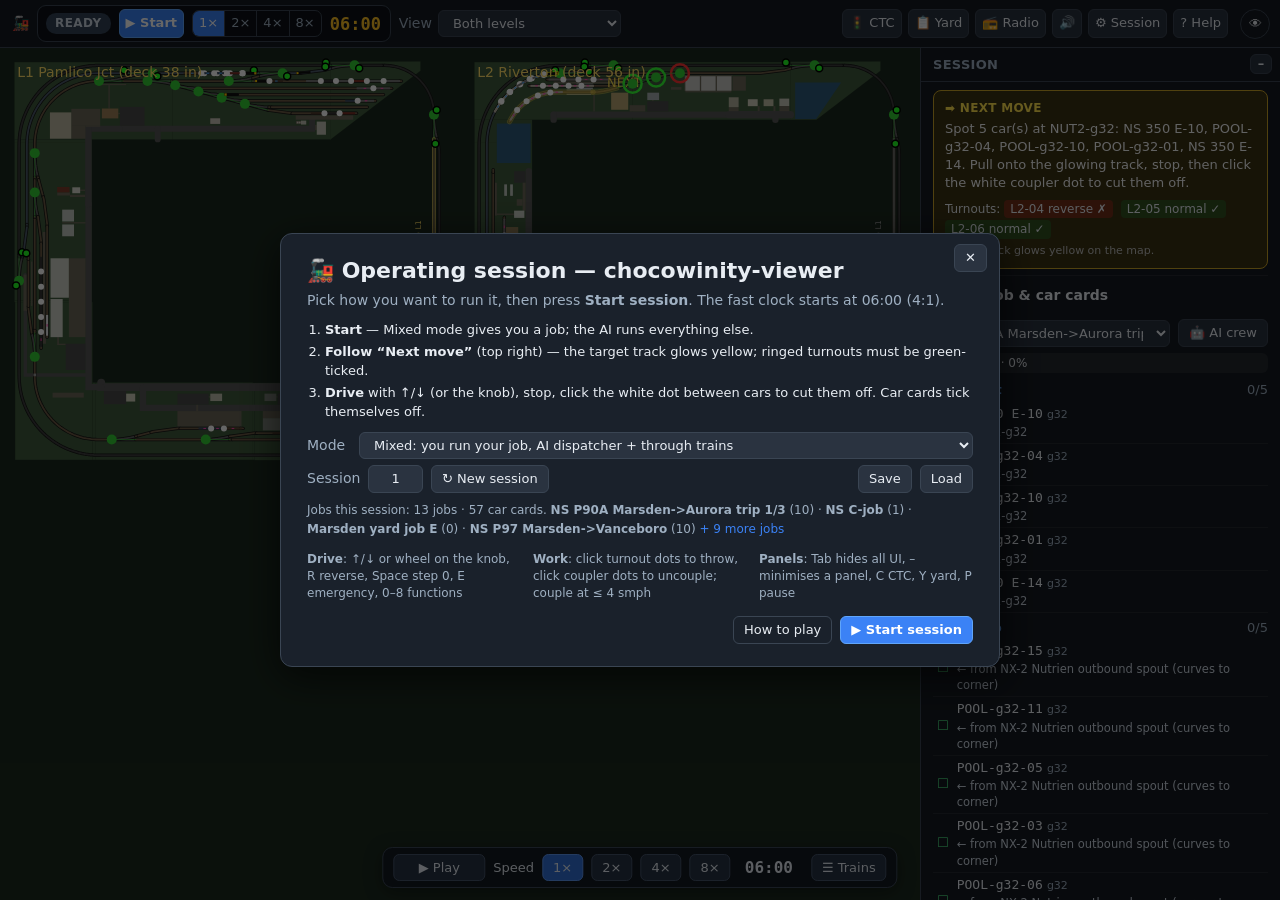
<file: 2d/index.html>
<!doctype html><html><head><meta name="robots" content="noindex, nofollow"><link rel="icon" href="data:,"><meta charset="utf-8"><title>Ops session — N-scale layout</title>
<script>/* [OPSFIX 2026-10-18] boot guard for file:// use: a missing or broken file shows a message naming it (and the zip that holds it) instead of a blank page.
   parts-manifest.js (optional, written by split_ops_parts.py) = window.OPS_PARTS {set, parts, app, where{file: part}}. Voice packs are optional (browser speech fallback). */
window.OPSBOOT = (function () { var B = { failed: false, errs: [], missing: [], notes: [] }, ROOT = 'ops-sim';
 function el() { var o = document.getElementById('ops-boot'); if (o || !document.body) return o; o = document.createElement('div'); o.id = 'ops-boot';
  o.style.cssText = 'position:fixed;inset:0;z-index:99999;display:flex;align-items:center;justify-content:center;background:#3a2020;color:#eef;font:16px/1.45 Segoe UI,Arial,sans-serif';
  o.innerHTML = '<div style="max-width:720px;padding:24px 28px;background:#0007;border-radius:10px"><b style="font-size:20px">Ops simulator</b><div id="ops-boot-msg"></div><div id="ops-boot-det" style="font-size:13px;opacity:.85;margin-top:8px;white-space:pre-wrap"></div></div>';
  document.body.appendChild(o); return o; }
 function show() { if (!B.failed || !el()) return; document.getElementById('ops-boot-msg').innerHTML = '<b>The ops simulator could not start.</b><br>' + B.t; document.getElementById('ops-boot-det').textContent = (B.d || '') + (B.errs.length ? '\n\nDetails:\n' + B.errs.slice(0, 6).join('\n') : ''); }
 B.fail = function (t, d) { if (B.failed) return; B.failed = true; B.t = t; B.d = d; show(); };
 B.note = function (t) { if (B.notes.indexOf(t) >= 0) return; B.notes.push(t); var go = function () { var n = document.getElementById('ops-note'); if (!n) { n = document.createElement('div'); n.id = 'ops-note'; n.title = 'click to hide';
   n.style.cssText = 'position:fixed;left:10px;bottom:10px;z-index:99998;max-width:460px;background:#5a4300e8;color:#fff;font:13px Segoe UI,Arial,sans-serif;padding:8px 12px;border-radius:6px;cursor:pointer'; n.onclick = function () { n.style.display = 'none'; }; document.body.appendChild(n); }
   n.innerHTML = B.notes.join('<br>'); n.style.display = 'block'; }; document.body ? go() : document.addEventListener('DOMContentLoaded', go); };
 B.rel = function (u) { u = decodeURIComponent(String(u || '')).split('?')[0]; var i = u.lastIndexOf('/' + ROOT + '/'); return i >= 0 ? u.slice(i + ROOT.length + 2) : u.split('/').pop(); };
 B.where = function (rel) { var P = window.OPS_PARTS; if (!P) return ''; var n = P.where && P.where[rel] || (/^audio\/voice\/pack\//.test(rel) ? 0 : P.app); return n ? P.parts[n - 1] + '.zip' : ''; };
 B.nestHint = function () { var m = /\/([^\/]*part\d+of\d+)\/(?:\1\/)?ops-sim\/index\.html$/i.exec(decodeURIComponent(location.pathname));
  return m ? '\n\nThis page is in a folder named after one zip (' + m[1] + '). Windows "Extract All..." suggests a NEW folder for every zip. Extract every part again and type the SAME destination folder each time, then open ops-sim\\index.html there.' : ''; };
 B.need = function (ok, rel) { if (!ok) { if (B.missing.indexOf(rel) < 0) B.missing.push(rel); var z = B.where(rel);
   B.fail('A required file is missing or did not load: <b>ops-sim/' + rel + '</b>' + (z ? '<br>It is in <b>' + z + '</b>.' : '') + (B.missing.length > 1 ? '<br>Also missing: ' + B.missing.slice(1).join(', ') : ''),
     'Extract the WHOLE zip again (right-click > Extract All... > Extract), then double-click ops-sim\\index.html inside the extracted folder. Opening index.html straight from inside the zip (without extracting) does not work.' + (window.OPS_PARTS ? ' With several zips, extract them all into the SAME folder.' : '') + B.nestHint());
   if (B.failed) show(); } return ok; };
 /* capture phase: <script>/<link> load failures (voice packs are optional; parts-manifest.js is optional) */
 window.addEventListener('error', function (e) { var t = e.target; if (!t || t === window || !(t.tagName === 'SCRIPT' || t.tagName === 'LINK')) return; var rel = B.rel(t.src || t.href);
  if (/^audio\/voice\/pack\//.test(rel) || /parts-manifest\.js$|logistics-data\.js$|logistics-core\.js$|industry\.js$/.test(rel)) return; B.need(false, rel); }, true);
 /* the other parts' folders, when they were extracted next to (or inside) this one */
 window.OPSALT = function (rel) { var P = window.OPS_PARTS, h = location.href.split('?')[0].split('#')[0], i = h.lastIndexOf('/' + ROOT + '/'); if (!P || i < 0) return []; var par = h.slice(0, i + 1), gp = par.replace(/[^\/]*\/$/, ''), ggp = gp.replace(/[^\/]*\/$/, ''), out = [], n = P.where && P.where[rel], ps = n ? [P.parts[n - 1]] : P.parts;
  ps.forEach(function (p) { [par + p + '/', par + p + '/' + p + '/', gp + p + '/', gp + p + '/' + p + '/', ggp + p + '/' + p + '/'].forEach(function (b) { var c = b + ROOT + '/' + rel; if (out.indexOf(c) < 0 && c !== par + ROOT + '/' + rel) out.push(c); }); }); return out; };
 window.VOICE_PACK_REL = 'audio/voice/pack/'; window.L3DALT = window.L3DALT || window.OPSALT;
 window.L3DPackMissing = function (rel) { var z = B.where(rel); B.note('Radio voice ' + rel.split('/').pop().replace('.js', '') + ' not found, so that speaker uses the browser voice.' + (z ? ' Its recordings are in <b>' + z + '</b>: extract it into the same folder as part 1.' : '')); };
 window.addEventListener('error', function (e) { if (!e || !e.message) return; B.errs.push(e.message + (e.filename ? ' (' + B.rel(e.filename) + ':' + e.lineno + ')' : '')); if (window.__opsGame) return;
  B.fail('A script error stopped loading.', (e.message === 'Script error.' ? 'Chrome hides the details of errors in files opened from disk. The usual cause is a missing or partly extracted file: extract the zip again (all parts into the same folder). ' : '') + 'Otherwise use a current Chrome or Edge.' + B.nestHint()); });
 document.addEventListener('DOMContentLoaded', show);
 /* after every core script ran: the game must have started */
 window.addEventListener('load', function () { if (!window.__opsGame && !B.failed) B.fail('The game did not start.', 'A core file is missing or damaged. Extract the zip again and open ops-sim\\index.html.' + B.nestHint()); });
 return B; })();</script>
<script src="parts-manifest.js"></script>
<link rel="stylesheet" href="style.css"><link rel="stylesheet" href="theme.css"></head><body>
<div id="top">
 <div class="tb-brand">&#128642; <b id="title">Ops</b></div>
 <div class="tb-session" title="Session status">
  <span id="ss-status" class="ss-pill ready">Ready</span>
  <button id="pause" class="primary" title="Start / pause the session [P]">&#9654; Run</button>
  <div class="seg" id="rates" title="Simulation speed">
   <button data-rate="1" title="Real time">1&times;</button><button data-rate="2">2&times;</button><button data-rate="4">4&times;</button><button data-rate="8">8&times;</button></div>
  <select id="rate" class="hidden-sel" aria-hidden="true" tabindex="-1"><option>1</option><option>2</option><option>4</option><option>8</option></select>
  <span class="clock" id="clock" title="Fast clock 4:1">06:00</span>
 </div>
 <label class="tb-view" title="What the map shows">View <select id="view"><option value="both">Both levels</option><option value="1">L1 Pamlico</option><option value="2">L2 Riverton</option><option value="3">L3 staging</option><option value="ride">Ride along (cab)</option><option value="follow">Follow person/vehicle</option></select></label>
 <div class="tb-right">
  <button id="ctcb" title="CTC panel: line routes, throw turnouts, hold signals [C]">&#128678; CTC<kbd>C</kbd></button>
  <button id="ymb" title="Yardmaster screen [Y]">&#128203; Yard<kbd>Y</kbd></button>
  <button id="voiceb" title="Two-way radio voices on/off [V]">&#128251; Radio<kbd>V</kbd></button>
  <button id="sound" title="Sound on/off [M]. Starts on first click.">&#128266;</button>
  <button id="sessb" title="Session setup: mode, seed, save / load">&#9881; Session</button>
  <button id="helpb" title="How to play [H]">? Help<kbd>H</kbd></button>
 </div>
</div>
<button id="ui-eye" title="Hide / show all panels [Tab]">&#128065;</button>
<div id="main"><canvas id="cv"></canvas>
 <div id="side">
  <div class="ph" id="side-h" title="Click to minimise / restore">Session <button class="minb" id="side-min" title="Minimise / restore this panel">&ndash;</button></div>
  <div class="sbody">
  <div id="nextmove" aria-live="polite"></div>
  <details class="sec" data-sec="job" open><summary>Your job &amp; car cards</summary>
   <div class="frow"><select id="job" title="Your job"></select><button id="autojob" title="Let the AI crew run this job's planned moves">&#129302; AI crew</button></div><div id="cards"></div></details>
  <details class="sec" data-sec="throttle" open><summary>Throttle <small id="locoinfo"></small></summary><div id="throttle"></div></details>
  <details class="sec" data-sec="trains"><summary>All trains <small>Drive / Ride any loco</small></summary><div id="traincards"></div></details>
  <details class="sec" data-sec="lift"><summary>Lift &amp; score <small id="liftst"></small></summary><div class="frow"><button id="lift1" title="Send the lift to L1">Lift &rarr; L1</button><button id="lift2" title="Send the lift to L2">Lift &rarr; L2</button></div><div id="score"></div></details>
  <details class="sec" data-sec="log" open><summary>Dispatcher log</summary>
   <div class="seg small" id="logf"><button data-f="all" class="on">All</button><button data-f="disp">Dispatcher</button><button data-f="radio">Radio</button><button data-f="warn">Warnings</button></div>
   <div id="log"></div>
   <div class="frow small"><button id="chatb" class="on" title="Crew chatter on/off (dispatcher, detectors and emergencies always come through)">Chatter on</button><label>Radio level <select id="radlvl" title="Radio level"><option value="full">full</option><option value="essential">essential</option></select></label></div>
   <div id="radiofeed"></div></details>
  <details class="sec" data-sec="sound"><summary>Sound</summary><div id="vols"></div><button id="credb" title="Sound credits and licenses">Credits</button></details>
  </div>
 </div></div>
<div id="ss" class="modal hidden"><div class="card" style="position:relative"><button id="ss-x" title="Close (Esc). Press Run or Session to start later" style="position:absolute;top:10px;right:12px">✕</button>
 <h2>&#128642; <span id="ss-title">Operating session</span></h2>
 <p class="lead">Pick how you want to run it, then press <b>Start session</b>. The fast clock starts at 06:00 (4:1).</p>
 <ol class="ss-steps"><li><b>Start</b> — Mixed mode gives you a job; the AI runs everything else.</li><li><b>Follow &ldquo;Next move&rdquo;</b> (top right) — the target track glows yellow; ringed turnouts must be green-ticked.</li><li><b>Drive</b> with &uarr;/&darr; (or the knob), stop, click the white dot between cars to cut them off. Car cards tick themselves off.</li></ol>
 <div class="frow"><label for="mode">Mode</label><select id="mode"><option value="mixed">Mixed: you run your job, AI dispatcher + through trains</option><option value="auto">Automated: AI runs everything (watch / ride along)</option><option value="manual">Manual CTC: you line turnouts + lift for everyone</option></select></div>
 <div class="frow"><label for="seed" title="Only the planned session (seed 1) has local jobs">Session</label><input id="seed" type="number" value="1" min="1" max="1" readonly style="width:3em"><button id="new" title="Restart the planned session from the start">&#8635; New session</button><span class="spacer"></span><button id="save" title="Save to this browser">Save</button><button id="load" title="Load the saved session">Load</button></div>
 <div id="ss-jobs" class="small"></div>
 <div class="qs-grid small"><div><b>Drive</b>: &uarr;/&darr; or wheel on the knob, R reverse, Space step 0, E emergency, 0&ndash;8 functions</div><div><b>Work</b>: click turnout dots to throw, click coupler dots to uncouple; couple at &le; 4 smph</div><div><b>Panels</b>: Tab hides all UI, &ndash; minimises a panel, C CTC, Y yard, P pause</div></div>
 <div class="qs-foot"><span></span><span><button id="ss-help" class="ghost">How to play</button><button id="ss-start" class="primary">&#9654; Start session</button></span></div></div></div>
<div id="ctc" class="pop hidden"><button class="x">✕</button><h2>CTC panel</h2>
 <div>Line route from <select id="ctcfrom"></select> to <select id="ctcto"></select> <button id="ctcline">Line route</button> <button id="ctcclear">Release all signals</button></div>
 <h3>Turnouts <small>(click: throw · • = lined for a train · red outline = occupied)</small></h3><div id="ctcT"></div>
 <h3>Signals <small>(click: hold at stop / release · also clickable on the map)</small></h3><div id="ctcS"></div>
 <h3>Occupied blocks</h3><div id="ctcB" class="small"></div></div>
<div id="ym" class="pop hidden"><button class="x">✕</button><h2>Yardmaster</h2><div id="ymbody"></div></div>
<div id="cred" class="pop hidden"><button class="x">✕</button><h2>Credits</h2><div id="credbody"></div></div>
<div id="tip"></div><div id="toast"></div>
<div id="help" class="hidden"><div class="in"><button class="x" title="Close (Esc)">✕</button><h2>How to play</h2>
<p><b>Goal:</b> work your job's switch list: set out every <i>set out</i> car on its industry track and bring every <i>pick up</i> car back into your train, without violations. Through trains are run by the AI dispatcher (Amtrak &gt; intermodal &gt; manifest &gt; locals) and use the elevator lift. They run by train number, as on the prototype: <b>odd numbers counter-clockwise, even numbers clockwise</b>; the dispatcher keeps opposing trains off the same level.</p>
<p><b>Next move</b> (top of the side panel) tells you what to do next for your job; the target track glows yellow on the map and the turnouts to line are ringed (green = set). Click a car card to focus on that car.</p>
<ul><li><b>Throttle</b> (right): mouse wheel/drag on the knob or ↑/↓; R reverses (stopped only); Space = step 0; E = emergency stop; 0–8 = F0–F8 (F1 bell, F2 horn crossing pattern, F3 short horn). CV3/CV4 = momentum. 28/128 steps (click the step label). +MU adds a loco to the consist.</li>
<li><b>Turnouts</b>: click the dot at the points (green = normal, orange = reverse). Throwing under a car derails it; running through one set against you is a <i>run-through</i>. #4 turnouts: ≤ 10 smph diverging and no cars over 68 ft (reefers, centerbeams, 89 ft flats, autoracks, Amfleet).</li>
<li><b>Uncoupling</b> is by hand: stop, then click the white coupler dot between two cars. Coupling is automatic on contact at ≤ 4 smph (4–8 = hard coupling violation, more = collision).</li>
<li><b>Lift</b>: 18 in in 8 s; it only moves with every car on it wholly aboard and stopped (interlock). Driving into the pit derails.</li>
<li>Speed limits: main 40, sidings 15, spurs/yard 10 smph. Blue-flagged tracks (blue) must not be entered.</li>
<li><b>View</b>: wheel = zoom, drag = pan, double-click = reset. <i>Ride along</i> follows the selected loco (cab-style, track ahead up). <i>Follow</i>: click a person or vehicle.</li>
<li><b>Modes</b>: Mixed (you run your job), Automated (AI crews run the planned moves — watch or ride), Manual CTC (you line turnouts and the lift for all trains; the AI only drives).</li>
<li><b>Signals / CTC</b>: block signals sit at each end of every main and siding (green clear, yellow approach, red stop). Click one (map or CTC panel, key C) to hold it at stop; AI trains obey. The CTC panel lines whole routes. The dispatcher breaks head-on standoffs by backing the lower-priority train clear for a meet. Y = yardmaster screen, V = speak radio chatter (Web Speech).</li>
<li>P = pause, H = help, M = mute. Save/Load keep one session in this browser.</li></ul>
<p class="small">Data: track graph, industries and move plans from build_ops.py (layout.json + ops.json + roster.json). Scale speed in/s = mph × 17.6 / 160.</p>
<button onclick="document.getElementById('help').classList.add('hidden')">Start</button></div></div>
<script src="ops-data.js"></script><script src="engine/physics.js"></script><script src="engine/easement.js"></script><script src="engine/engine.js"></script><script src="audio/samples.js"></script><script src="audio/audio.js"></script><script src="audio/voice/voices.js"></script><script src="audio/voice/radio-voice.js"></script><script src="audio/radio.js"></script><script src="control/control.js"></script>
<script>/* [OPSFIX] every core script defines its global; name the first one that did not */ (function (B) { if (!B) return; [['ops-data.js','OPS_DATA'],['engine/physics.js','L3DPhysics'],['engine/easement.js','L3DEase'],['engine/engine.js','OpsEngine'],['audio/samples.js','OpsAudioSamples'],['audio/audio.js','OpsAudio'],['audio/voice/voices.js','RadioVoiceConfig'],['audio/voice/radio-voice.js','RadioVoice'],['audio/radio.js','OpsRadio'],['control/control.js','OpsControl']].forEach(function (x) { if (!window[x[1]]) B.need(false, x[0]); }); if (!document.getElementById('cv')) B.need(false, 'index.html'); })(window.OPSBOOT);</script>
<script src="game.js"></script><script src="ui.js"></script><script src="ux.js"></script><script src="logistics-data.js"></script><script src="engine/logistics-core.js"></script><script src="industry.js"></script>
</body></html>
</file>
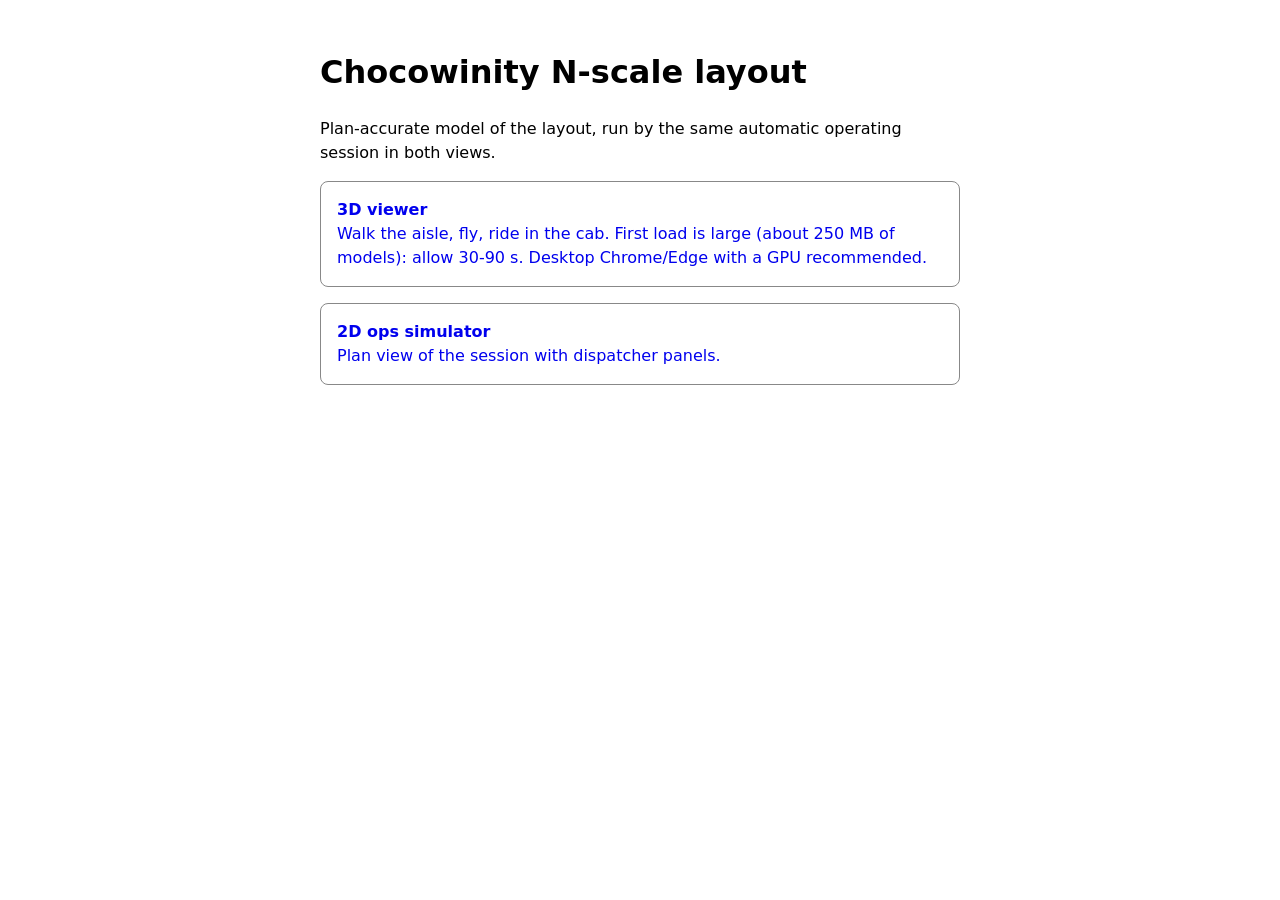
<file: start.html>
<!doctype html><html lang="en"><head><meta charset="utf-8"><meta name="robots" content="noindex, nofollow"><link rel="icon" href="data:,"><meta name="viewport" content="width=device-width,initial-scale=1"><title>Chocowinity layout</title>
<style>body{font-family:system-ui,sans-serif;max-width:640px;margin:3em auto;padding:0 1em;line-height:1.5}a.b{display:block;padding:1em;margin:1em 0;border:1px solid #888;border-radius:8px;text-decoration:none}</style></head><body>
<h1>Chocowinity N-scale layout</h1><p>Plan-accurate model of the layout, run by the same automatic operating session in both views.</p>
<a class="b" href="3d/index.html"><b>3D viewer</b><br>Walk the aisle, fly, ride in the cab. First load is large (about 250 MB of models): allow 30-90 s. Desktop Chrome/Edge with a GPU recommended.</a>
<a class="b" href="2d/index.html"><b>2D ops simulator</b><br>Plan view of the session with dispatcher panels.</a></body></html>
</file>
<file: 2d/style.css>
*{box-sizing:border-box}body{margin:0;font:13px system-ui,sans-serif;background:#1d2126;color:#e6e6e6;overflow:hidden}
#top{height:40px;display:flex;align-items:center;gap:10px;padding:0 8px;background:#2a3038;border-bottom:1px solid #444;white-space:nowrap;overflow:hidden}
.grp{display:flex;gap:4px;align-items:center}button,select,input{background:#3a424d;color:#eee;border:1px solid #556;border-radius:4px;padding:3px 7px;font:inherit}button:hover{background:#4a5563}
#main{position:absolute;top:40px;left:0;right:0;bottom:0;display:flex}#cv{flex:1;display:block;background:#2b3a2e}
#side{width:330px;overflow-y:auto;background:#22272e;border-left:1px solid #444;display:flex;flex-direction:column}
.box{padding:6px 8px;border-bottom:1px solid #3a3f47}.box h3{margin:2px 0 5px;font-size:13px;color:#9cd}.grow{flex:1;min-height:120px}
#log{font:11px monospace;max-height:260px;overflow-y:auto}#log div{padding:1px 0;border-bottom:1px dotted #333}#log .warn{color:#f99}#log .radio{color:#9df}#log .ai{color:#cf9}#log .disp{color:#fd8}
#cards table{width:100%;border-collapse:collapse;font-size:11px}#cards td{padding:2px 3px;border-bottom:1px solid #333}#cards tr.done td{color:#7c7;text-decoration:line-through}
.clock{font:bold 16px monospace;color:#fd6}#tip{position:fixed;pointer-events:none;background:#000c;padding:4px 7px;border-radius:4px;display:none;max-width:320px;font-size:12px;z-index:5}
#toast{position:fixed;left:50%;top:60px;transform:translateX(-50%);background:#a33;padding:6px 14px;border-radius:5px;display:none;z-index:6}
#help{position:fixed;inset:0;background:#000a;display:flex;align-items:center;justify-content:center;z-index:9}#help.hidden{display:none}
#help .in{background:#2a3038;max-width:760px;padding:16px 22px;border-radius:8px;max-height:90vh;overflow:auto}.small{font-size:11px;color:#aaa}
.dcc{background:#11161b;border-radius:10px;padding:8px}.dcc-head{display:flex;justify-content:space-between}.dcc-steps{cursor:pointer;color:#8cf}
.dcc-lcd{background:#9bb07a;color:#122;font:bold 14px monospace;padding:5px;border-radius:4px;margin:5px 0;display:flex;justify-content:space-between}
.dcc-knob{width:84px;height:84px;border-radius:50%;margin:4px auto;background:radial-gradient(#555,#222);position:relative;cursor:ns-resize;border:2px solid #666}
.dcc-ind{position:absolute;left:39px;top:6px;width:4px;height:36px;background:#fc3;transform-origin:2px 36px;border-radius:2px}
.dcc-row{display:flex;gap:4px;margin:4px 0;flex-wrap:wrap}.dcc-row.small{font-size:11px}.dcc-row input{width:3.2em}.estop{background:#a22!important}
.dcc-f{display:grid;grid-template-columns:repeat(3,1fr);gap:3px}.dcc-f button{font-size:10px;padding:2px}.dcc-f button.on{background:#d90;color:#000}
#vols label{display:flex;justify-content:space-between;font-size:11px}#vols input{width:170px}

.pop{position:fixed;top:48px;left:3%;width:min(94%,1100px);max-height:80vh;overflow:auto;background:#1d2420f2;color:#ddd;border:1px solid #567;border-radius:6px;padding:8px 12px;z-index:30;font-size:12px}
.pop .x{float:right}.pop h2{margin:2px 0 6px;font-size:15px}.pop h3{margin:8px 0 3px;font-size:13px}
.pop table{border-collapse:collapse;width:100%}.pop td,.pop th{border-bottom:1px solid #333;padding:2px 4px;text-align:left;vertical-align:top}
.tb,.sb{font-size:11px;margin:1px;padding:1px 4px;border:1px solid #444;border-radius:3px;background:#222;color:#ddd;cursor:pointer}
.tb.n{color:#6e6}.tb.r{color:#fa4}.tb.occ{outline:2px solid #e33}.sb.held{background:#611}.blk{display:inline-block;margin:1px 6px 1px 0;color:#fc8}
.car{display:inline-block;background:#345;margin:1px;padding:0 3px;border-radius:2px}.done{opacity:.45;text-decoration:line-through}#voiceb.on{background:#264}

/* FIX: .pop panels had no hidden rule, so the X (and toggles) could not close them */
.hidden{display:none!important}.pop .x,#help .x{cursor:pointer;position:relative;z-index:2}#help .in{position:relative}#help .x{position:absolute;right:8px;top:6px}

/* ROUND4 radio feed */
#radiofeed{font:12px system-ui,sans-serif;max-height:220px;overflow-y:auto;background:#11161b;border-radius:4px;padding:3px 5px}#radiofeed .rf{padding:1px 0}#radiofeed b{color:#8cf}#radiofeed .disp b{color:#fd6}#radiofeed .ym b{color:#fa6}#radiofeed .det b{color:#aaa}#radiofeed .cond b{color:#9e9}#radiofeed .amtrak b{color:#c9f}
</file>
<file: 2d/theme.css>
/* ops sim: same theme tokens as the 3D viewer (tools/layout3d/app/ui.css) */
:root{--bg:#161b22f2;--bg2:#1f2630;--bd:#3a4553;--fg:#e8edf3;--mut:#9fb0c2;--acc:#3b82f6;--acc2:#60a5fa;--ok:#4ade80;--warn:#fbbf24;--bad:#f87171;--r:8px}
body{font:14px/1.4 "Segoe UI",system-ui,-apple-system,Roboto,sans-serif;background:#10151b;color:var(--fg)}
button,select,input{font:inherit;font-size:13px;background:#2a3340;color:var(--fg);border:1px solid var(--bd);border-radius:6px;padding:4px 10px}
button{cursor:pointer}button:hover{background:#344052}button.on{background:var(--acc);border-color:var(--acc2);color:#fff}
kbd{display:inline-block;min-width:16px;padding:0 4px;margin-left:5px;border:1px solid #fff3;border-bottom-width:2px;border-radius:4px;background:#ffffff12;font:11px/15px ui-monospace,Consolas,monospace;color:var(--mut);text-align:center}
#top{height:48px;gap:14px;padding:0 52px 0 12px;background:var(--bg);border-bottom:1px solid var(--bd);box-shadow:0 2px 10px #0006}
.tb-brand{white-space:nowrap;max-width:230px;overflow:hidden;text-overflow:ellipsis}
.tb-session{display:flex;align-items:center;gap:8px;background:#0d1117;border:1px solid var(--bd);border-radius:9px;padding:3px 8px}
.ss-pill{font-size:12px;font-weight:600;padding:2px 9px;border-radius:10px;text-transform:uppercase;letter-spacing:.4px}.ss-pill.ready{background:#334155;color:#cbd5e1}.ss-pill.run{background:#14532d;color:var(--ok)}.ss-pill.paused{background:#713f12;color:var(--warn)}
.seg{display:flex;border:1px solid var(--bd);border-radius:7px;overflow:hidden}.seg button{border:0;border-radius:0;padding:3px 9px;background:transparent;color:var(--mut)}.seg button+button{border-left:1px solid var(--bd)}.seg button.on{background:var(--acc);color:#fff}
.seg.small button{font-size:12px;padding:2px 8px}
.clock{font:600 17px ui-monospace,Consolas,monospace;color:var(--warn);min-width:52px}
.tb-view{display:flex;align-items:center;gap:6px;color:var(--mut)}.tb-right{margin-left:auto;display:flex;gap:6px}
button.primary,#pause{background:var(--acc);border-color:var(--acc2);color:#fff;font-weight:600}#pause.paused{background:var(--warn);border-color:var(--warn);color:#111}
.hidden-sel{display:none!important}
#ui-eye{position:fixed;right:10px;top:9px;z-index:40;width:30px;height:30px;padding:0;border-radius:15px;background:var(--bg)}
#main{top:48px}
#side{width:360px;background:var(--bg);border-left:1px solid var(--bd);display:flex;flex-direction:column;overflow:hidden}
#side .ph{height:34px;line-height:34px;padding:0 12px;font-weight:600;font-size:13px;letter-spacing:.3px;text-transform:uppercase;color:var(--mut);border-bottom:1px solid var(--bd);cursor:pointer;user-select:none;position:relative;flex:none}
.minb{position:absolute;right:8px;top:6px;width:22px;height:20px;padding:0;line-height:16px}
.sbody{overflow-y:auto;flex:1;padding:0 12px 10px}
#side.min{width:150px}#side.min .sbody{display:none}
body.hideui #top,body.hideui #side,body.hideui .pop,body.hideui #tip{display:none!important}body.hideui #main{top:0}
details.sec{border-top:1px solid #ffffff12;padding:2px 0}details.sec:first-child{border-top:0}
details.sec>summary{cursor:pointer;padding:8px 2px;font-weight:600;list-style:none;display:flex;align-items:center;gap:7px}
details.sec>summary::before{content:"\25B8";color:var(--mut);transition:transform .15s;display:inline-block}details.sec[open]>summary::before{transform:rotate(90deg)}
details.sec>summary small{margin-left:auto;font-weight:400;color:var(--mut)}details.sec>summary:hover{color:var(--acc2)}
.frow{display:flex;align-items:center;gap:8px;margin:6px 0}.frow select{flex:1;min-width:0}.frow>label:first-child{min-width:44px;color:var(--mut)}.spacer{flex:1}
#cv{min-width:0;width:0;flex:1}
.small{font-size:12px;color:var(--mut)}
/* train cards */
.tc{background:#0d1117;border:1px solid var(--bd);border-radius:8px;padding:7px 9px;margin:6px 0}.tc.sel{border-color:var(--acc);box-shadow:0 0 0 1px var(--acc) inset}
.tc-h{display:flex;align-items:center;gap:6px}.tc-h b{flex:1;min-width:0;overflow:hidden;text-overflow:ellipsis;white-space:nowrap}
.tc-who{font-size:11px;padding:1px 7px;border-radius:9px;background:#334155;color:#cbd5e1}.tc-who.you{background:#1e3a8a;color:#bfdbfe}
.tc-m{display:flex;gap:10px;font-size:12px;color:var(--mut);margin:3px 0}.tc-m b{color:var(--fg);font-variant-numeric:tabular-nums}
.tc-bar{height:5px;background:#ffffff14;border-radius:3px;overflow:hidden;margin:4px 0}.tc-bar i{display:block;height:100%;background:var(--ok)}
.tc-st{font-size:12px;color:var(--mut)}.tc-st.fail{color:var(--bad)}.tc-b{display:flex;gap:5px;margin-top:5px}.tc-b button{font-size:12px;padding:2px 9px}
/* switch list */
.sl-prog{position:relative;height:20px;background:#ffffff10;border-radius:6px;overflow:hidden;margin:4px 0 8px}.sl-prog i{position:absolute;inset:0 auto 0 0;background:#16a34a88}.sl-prog span{position:relative;font-size:12px;padding-left:8px;line-height:20px}
.sl-h{display:flex;justify-content:space-between;font-weight:600;font-size:13px;margin:6px 0 2px;color:var(--acc2)}.sl-h span{color:var(--mut);font-weight:400}
#cards table.sl{width:100%;border-collapse:collapse;font-size:13px}#cards .sl td{padding:3px 4px;border-bottom:1px solid #ffffff10}#cards .sl .ck{width:18px;color:var(--ok)}#cards .sl .car-id{font-family:ui-monospace,Consolas,monospace;white-space:nowrap}#cards .sl .ty{color:var(--mut)}
#cards tr.done td{color:#86efac;text-decoration:line-through;opacity:.75}
/* log */
#log{font:12px/1.45 "Segoe UI",system-ui,sans-serif;max-height:240px;overflow-y:auto;background:#0d1117;border-radius:6px;padding:4px 6px;margin-top:6px}
#log .le{display:grid;grid-template-columns:42px 50px 1fr;gap:6px;padding:2px 0;border-bottom:1px solid #ffffff0c}#log time{color:var(--mut);font-family:ui-monospace,Consolas,monospace}
#log em{font-style:normal;font-size:10px;font-weight:700;align-self:start;margin-top:2px;padding:0 4px;border-radius:4px;background:#334155;color:#cbd5e1;text-align:center}
#log .warn em{background:#7f1d1d;color:#fecaca}#log .warn span{color:#fecaca}#log .disp em,#log .yard em{background:#713f12;color:#fde68a}#log .radio em{background:#1e3a5f;color:#bae6fd}#log .ai em{background:#14532d;color:#bbf7d0}
#radiofeed{font-size:12px;max-height:160px;background:#0d1117;border-radius:6px;padding:4px 6px}
.dcc{background:#0d1117;border:1px solid var(--bd)}
/* start card / help */
.modal{position:fixed;inset:0;background:#0009;display:flex;align-items:center;justify-content:center;z-index:50}.modal.hidden{display:none}
.modal .card,#help .in{background:#1a212b;color:var(--fg);border:1px solid var(--bd);border-radius:12px;max-width:720px;width:92%;padding:22px 26px;box-shadow:0 10px 40px #000a}
.modal h2{margin:0 0 4px;font-size:22px}.modal .lead{color:var(--mut);margin:0 0 10px}
.qs-grid{display:grid;grid-template-columns:1fr 1fr 1fr;gap:12px;margin-top:12px}.qs-foot{display:flex;justify-content:space-between;align-items:center;margin-top:14px}.qs-foot span{display:flex;gap:8px}
#ss-jobs{margin:8px 0;line-height:1.6}button.ghost{background:transparent}
.pop{background:#161b22f5;border-color:var(--bd);border-radius:10px;top:58px;font-size:13px}
#toast{top:62px;border-radius:8px}
#traincards{max-height:330px;overflow:auto}.tc{padding:6px 8px;margin:5px 0}

/* [UX 2026-10-18] next-move coach + car-card flow */
#nextmove .nm{margin:8px 0 6px;padding:9px 11px;border-radius:8px;background:#3b3313;border:1px solid #c9a227;font-size:13px;line-height:1.4}
#nextmove .nm.ai{background:#1d2b3d;border-color:#3b82f6}#nextmove .nm.done{background:#13321f;border-color:#16a34a}
#nextmove .nm-h{font-weight:700;font-size:12px;letter-spacing:.3px;text-transform:uppercase;color:#ffe14d;display:flex;justify-content:space-between;align-items:center}
#nextmove .nm.ai .nm-h{color:#93c5fd}#nextmove .nm.done .nm-h{color:#86efac}
#nextmove .nm-t{margin-top:3px;color:#f3f4f6}#nextmove .nm-to{margin-top:5px;font-size:12px}#nextmove .nm-to span{display:inline-block;margin:2px 4px 0 0;padding:1px 6px;border-radius:4px}
#nextmove .nm-to .ok{background:#16a34a44}#nextmove .nm-to .bad{background:#dc262655}#nextmove .nm-hint{margin-top:4px;font-size:11px;color:#bbb}
#nextmove .nm-x{font-size:11px;padding:1px 6px}
table.sl tr[data-car]{cursor:pointer}table.sl tr[data-car]:hover{background:#ffffff10}table.sl tr.focus{outline:2px solid #ffe14d;outline-offset:-2px}
.ss-steps{margin:6px 0 10px 18px;padding:0;font-size:13px;line-height:1.5}.ss-steps li{margin:2px 0}
table.sl td.cc{padding:3px 4px}table.sl td.cc .dest{font-size:11.5px;color:#cbd5e1;margin-top:1px}table.sl tr.done td.cc .dest{color:#86efac}table.sl td.cc small.ty{color:var(--mut)}

/* [CHOCO-UI R3] readable small text (>= 11px) and a top bar that fits at 1024 */
small.ty,.ty{font-size:11px}.dcc-f button{font-size:11px!important}#log em{font-size:11px!important}
.ss-more{display:inline}.ss-more summary{display:inline;cursor:pointer;color:var(--acc,#60a5fa)}
@media (max-width:1300px){#top kbd{display:none}#top{gap:8px!important}#top button{padding-left:6px!important;padding-right:6px!important}#top .tb-brand #title{display:none}}
@media (max-width:1100px){#top .tb-view{font-size:0}#top .tb-view select{font-size:13px}#top [data-rate]{padding-left:4px!important;padding-right:4px!important}}

/* [CHOCO-UI R4] timeline close button; readable session number box */
#ux-tl h4{display:flex;justify-content:space-between}.ux-tlx{cursor:pointer;color:#cbd5e1;padding:0 4px;text-transform:none}
#seed{width:4.2em!important;padding:4px 6px!important;text-align:center;-moz-appearance:textfield;appearance:textfield;color:var(--fg)!important;background:#2a3340!important}#seed::-webkit-inner-spin-button,#seed::-webkit-outer-spin-button{-webkit-appearance:none;margin:0}
</file>
